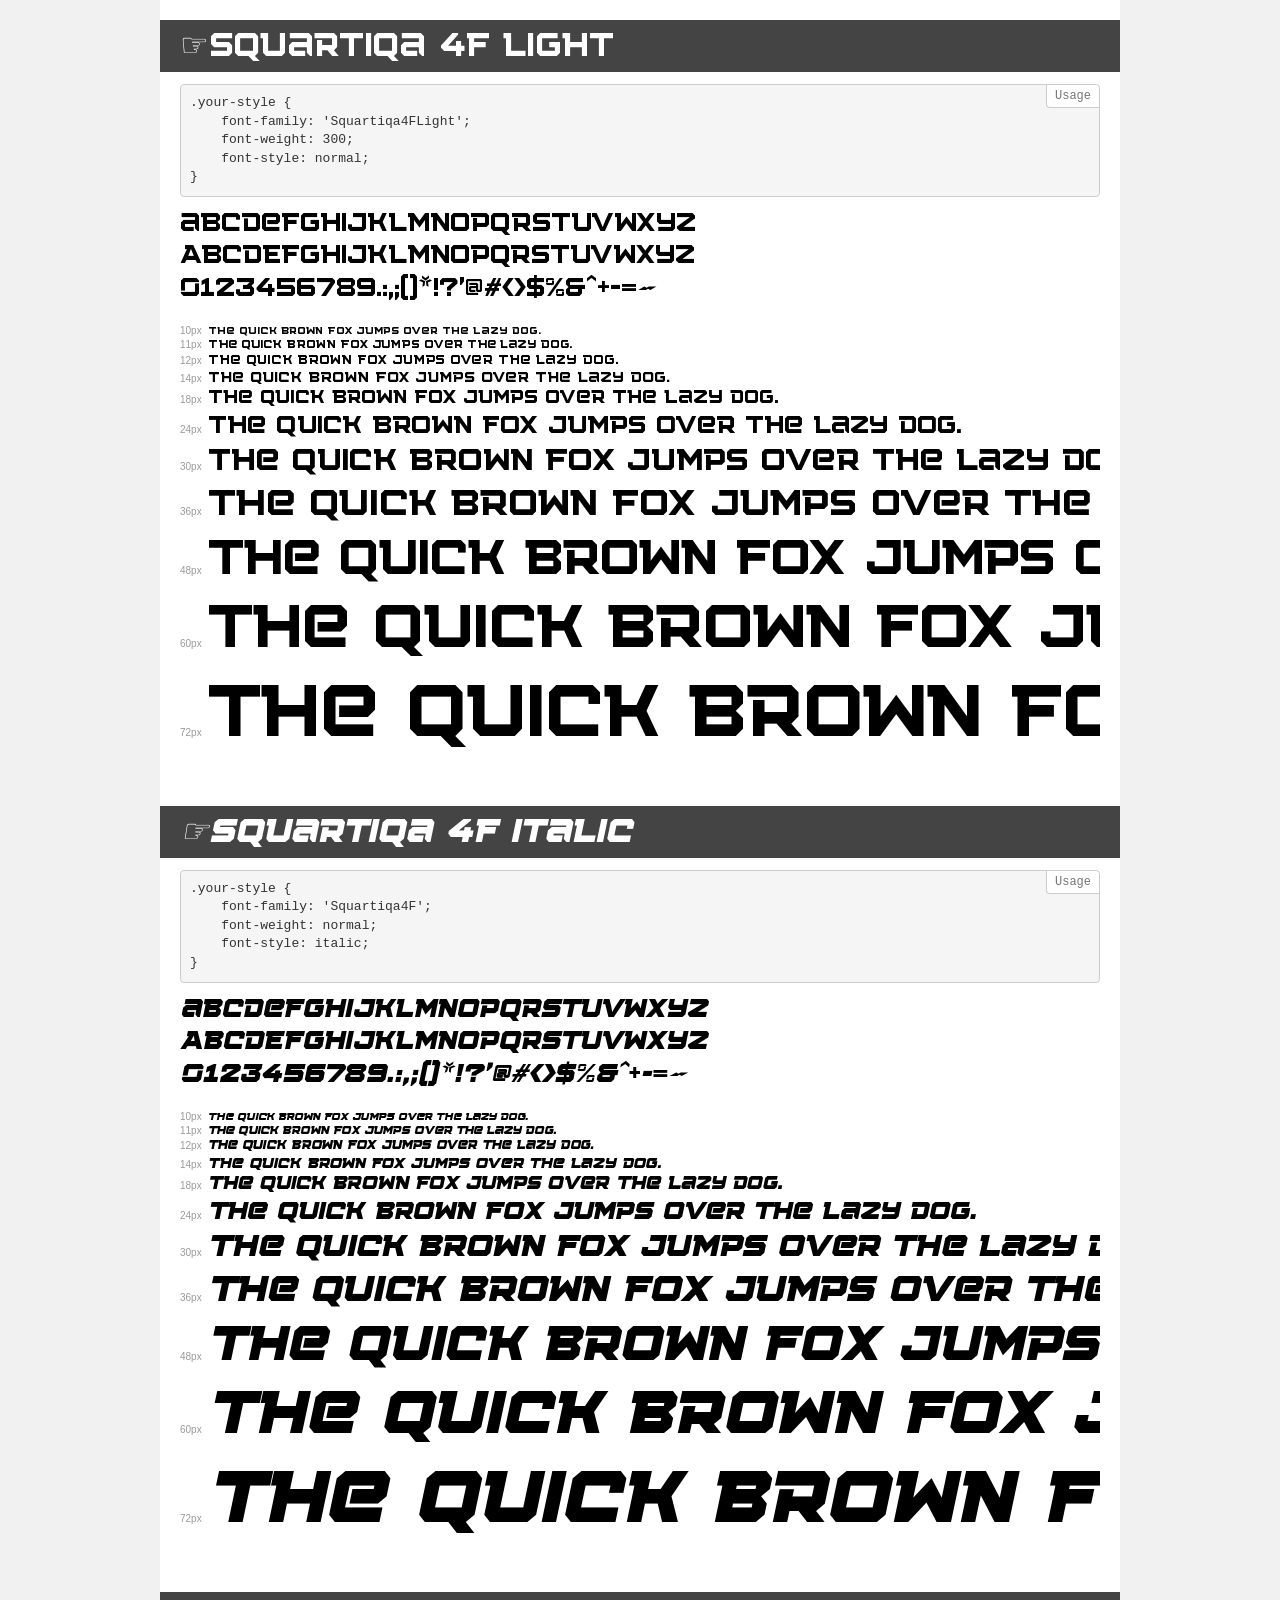
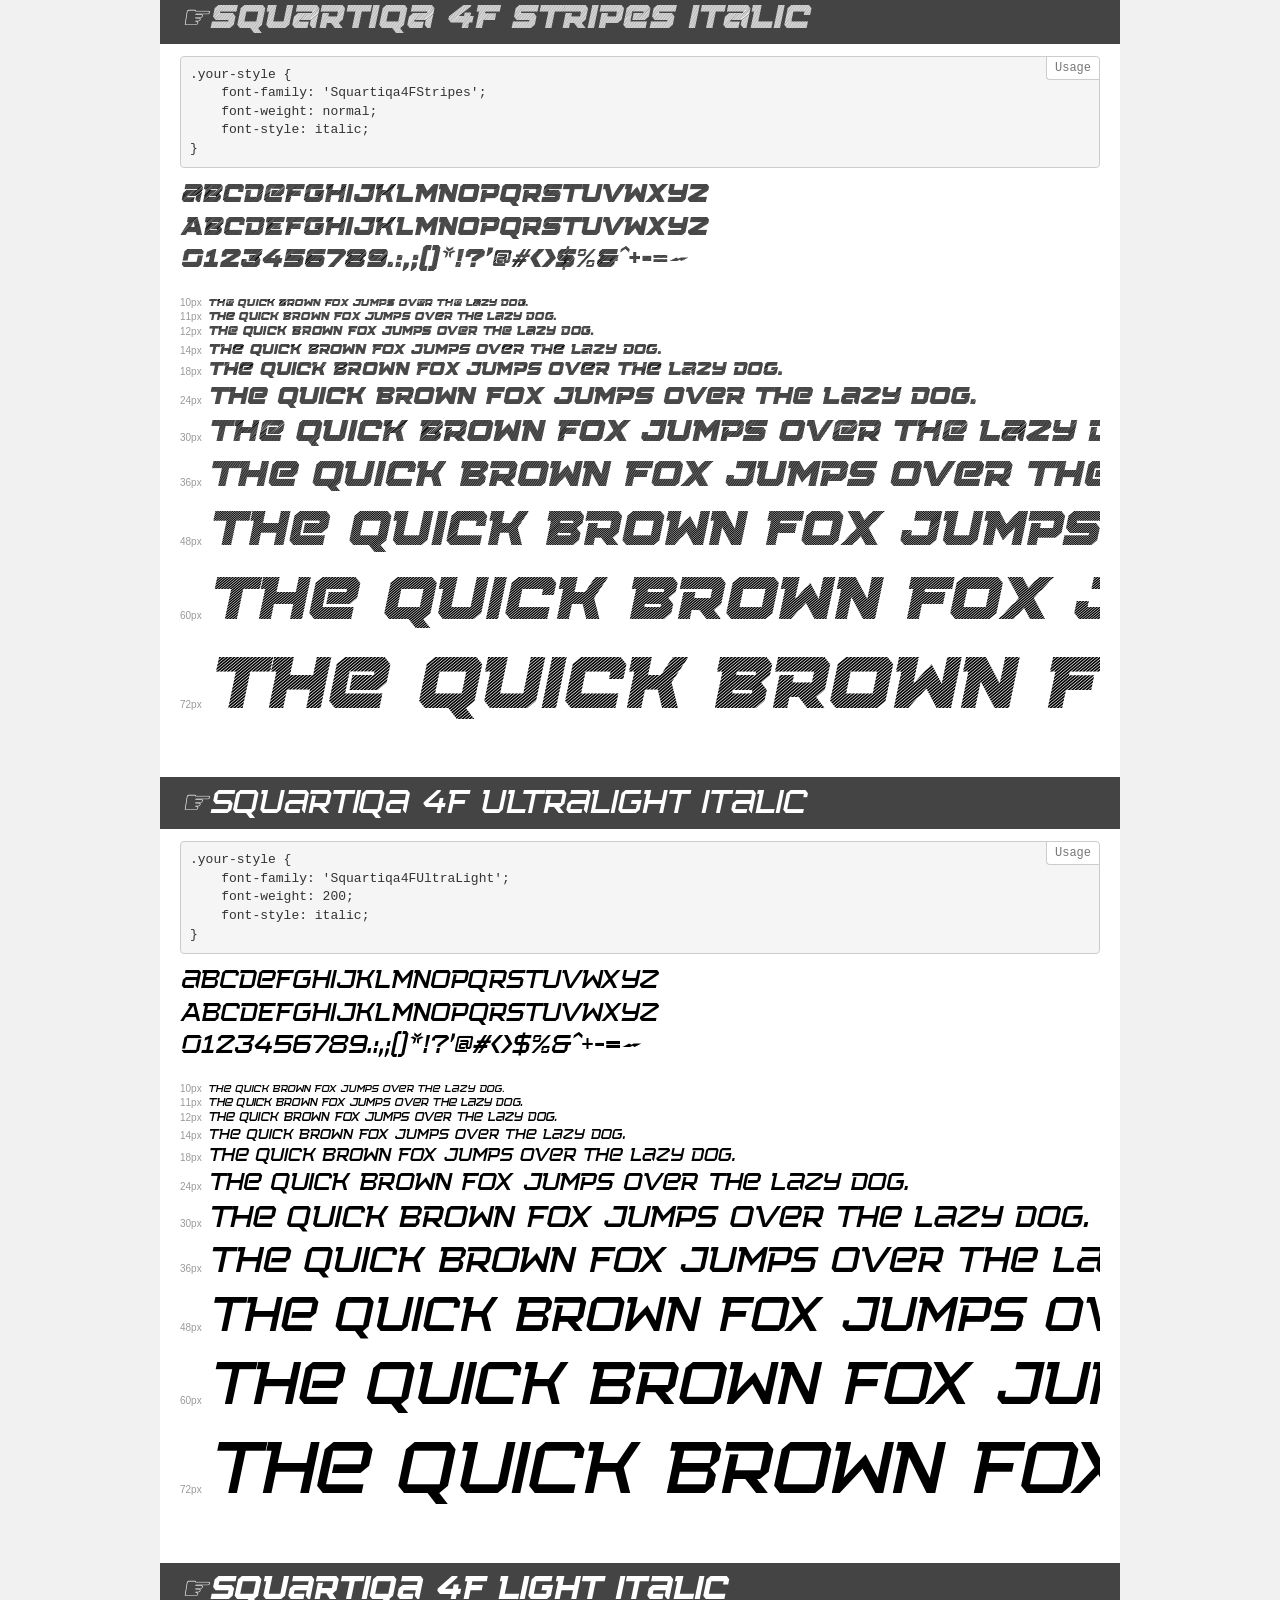
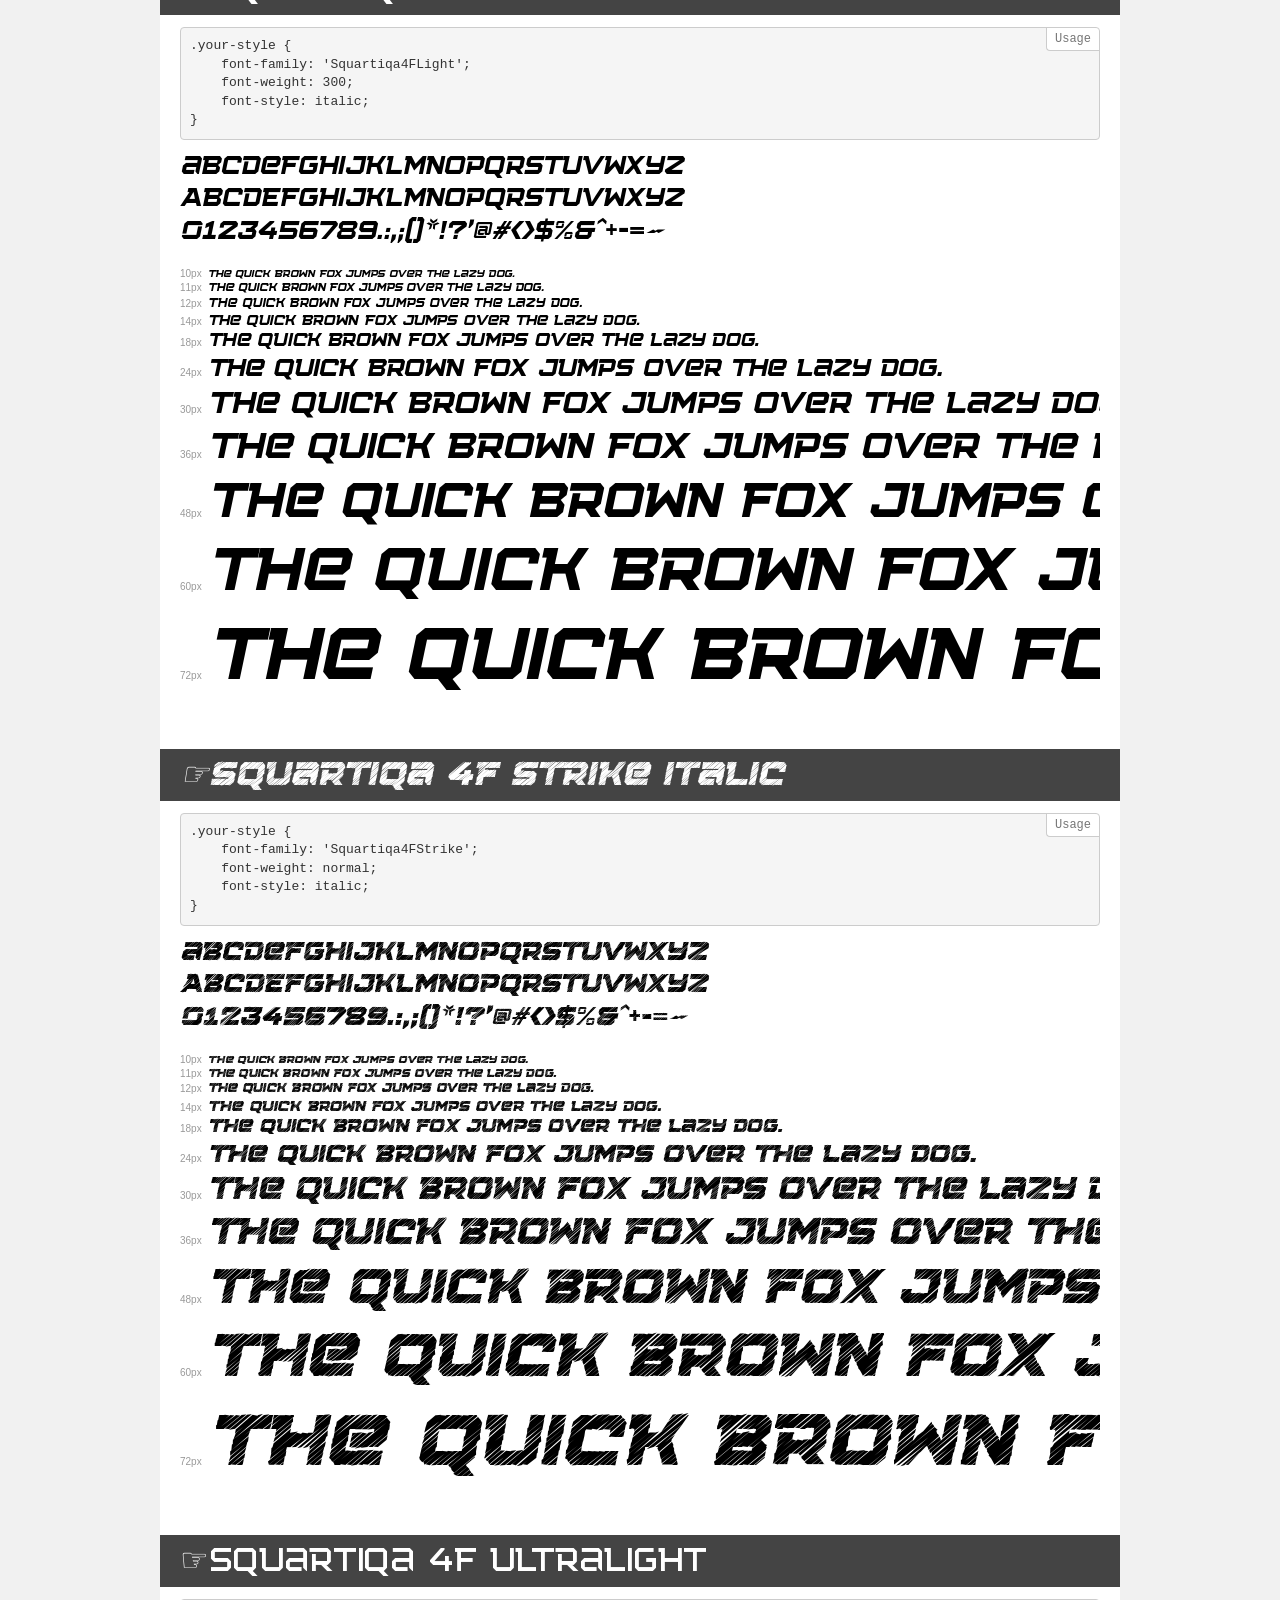
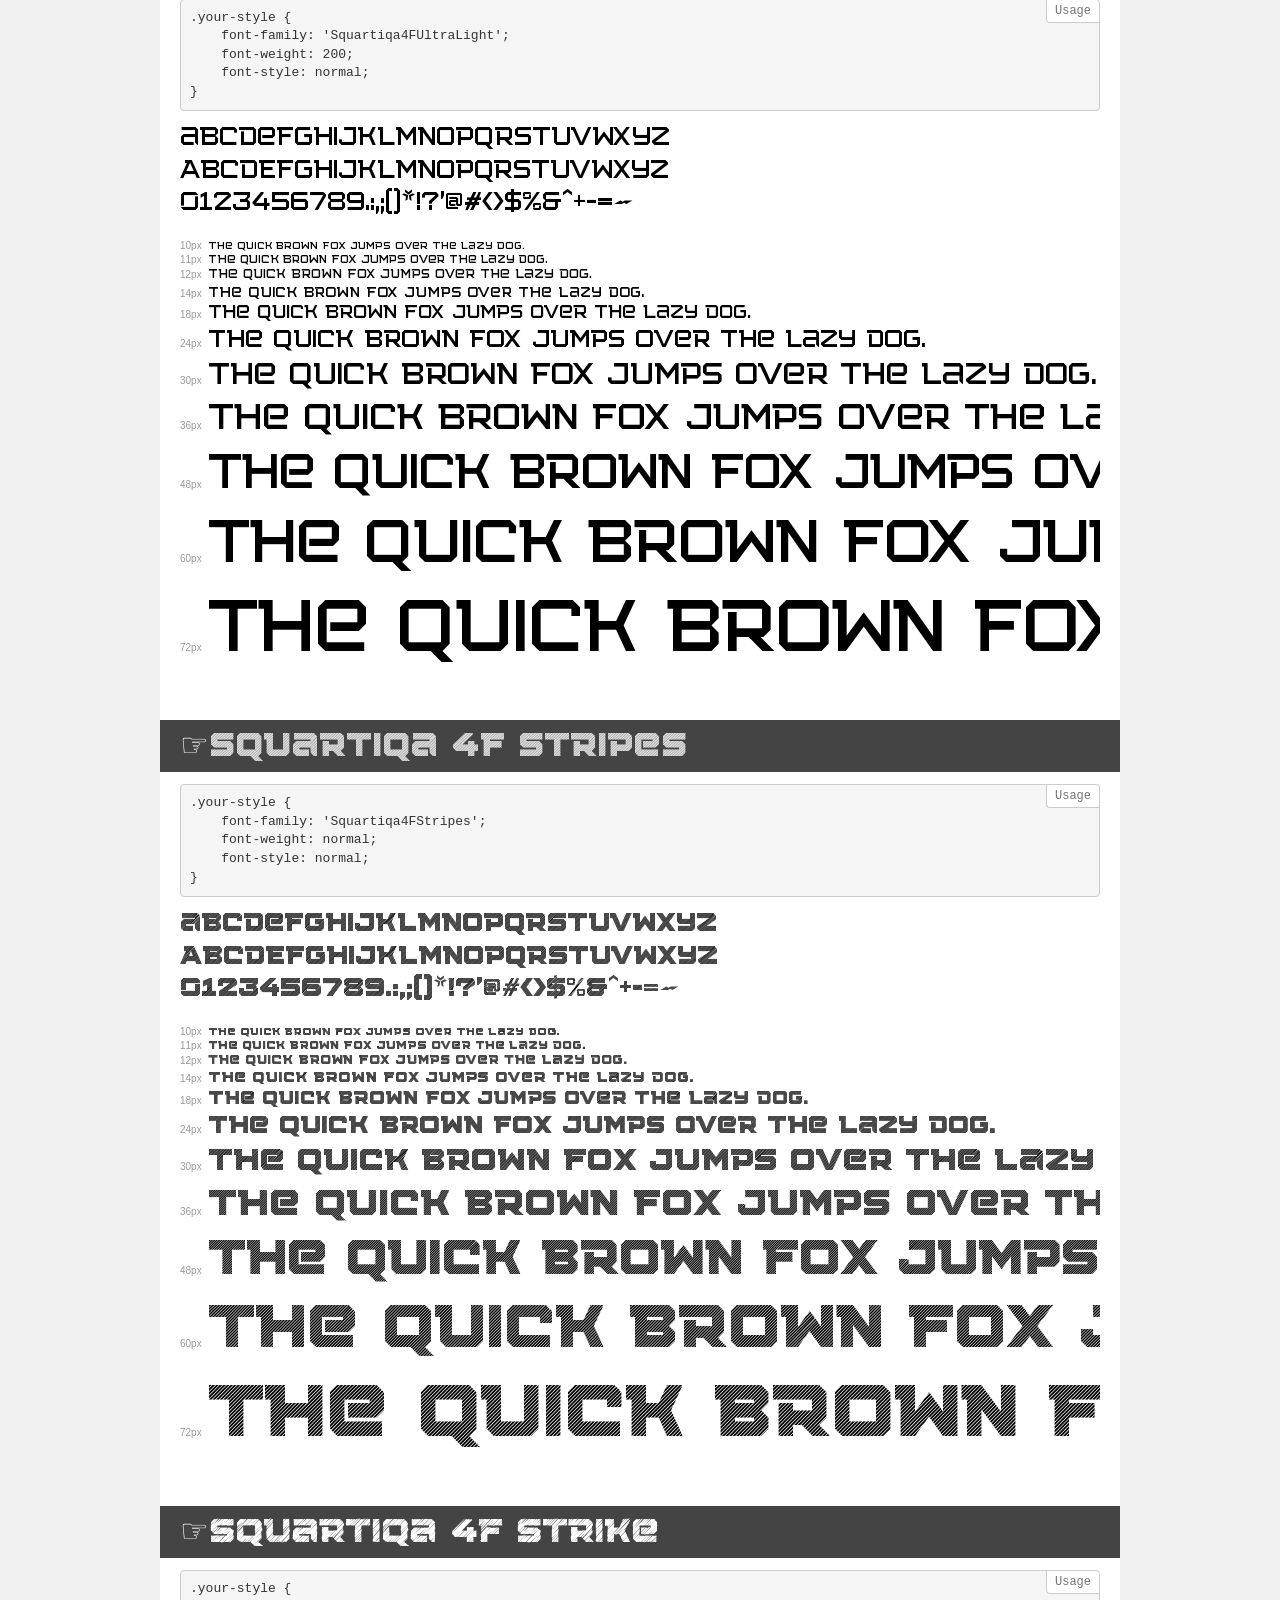
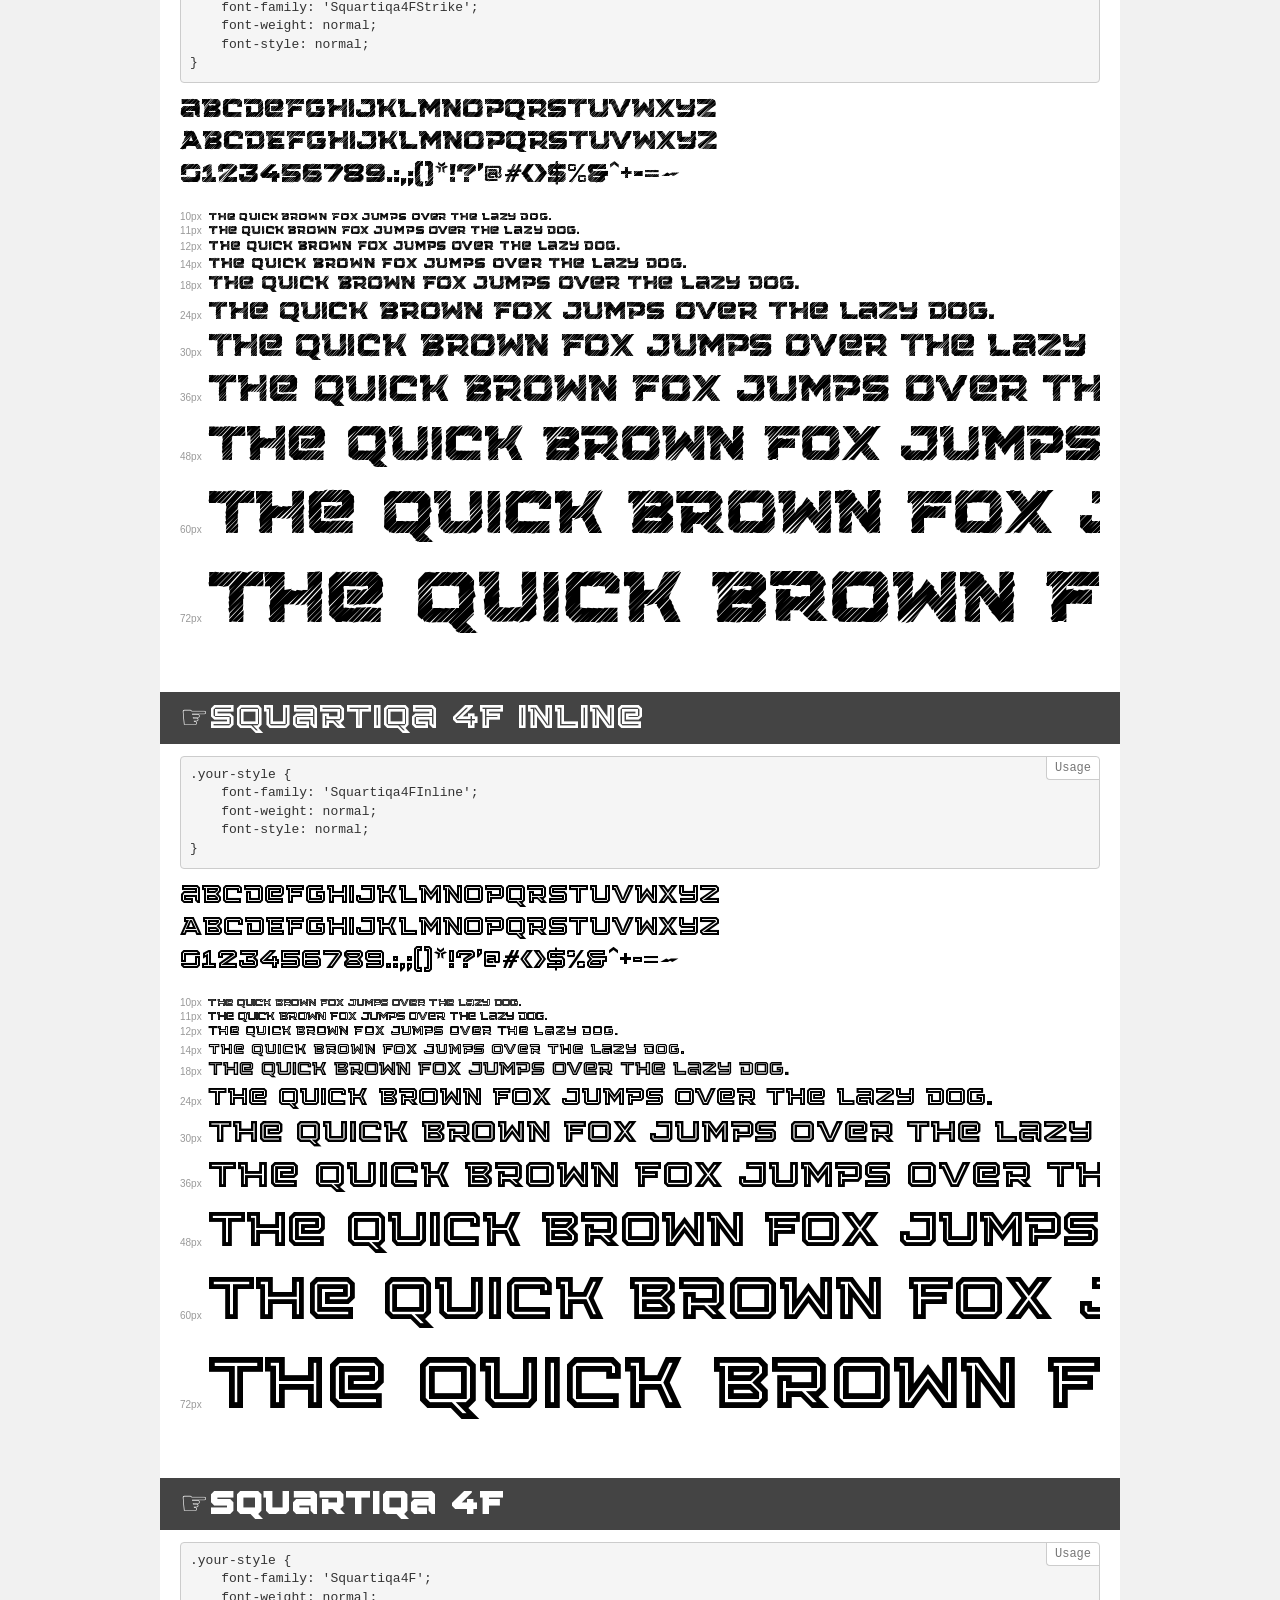
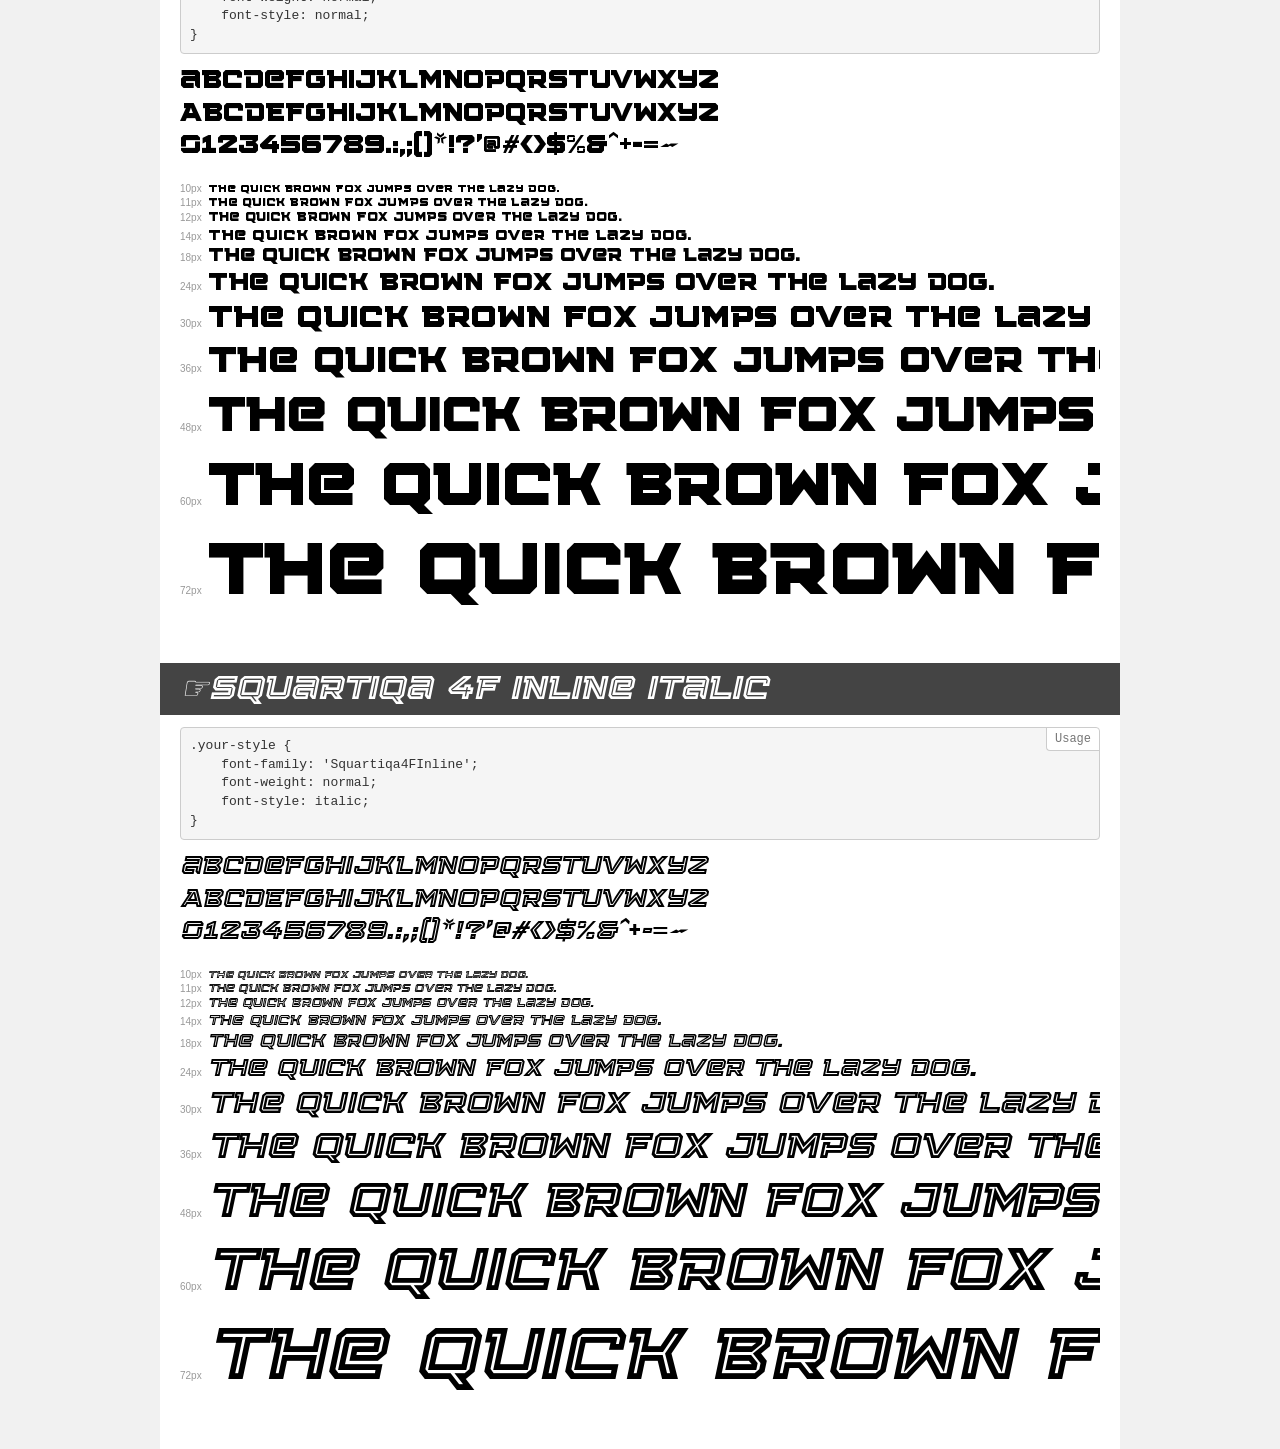
<file: public/font/demo.html>
<!DOCTYPE html>
<html>
<head>
    <meta charset="utf-8">
    <meta http-equiv="X-UA-Compatible" content="IE=edge">
    <meta name="viewport" content="width=device-width, initial-scale=1">
    <meta name="robots" content="noindex, noarchive">
    <meta name="format-detection" content="telephone=no">
    <title>Transfonter demo</title>
    <link href="stylesheet.css" rel="stylesheet">
    <style>
        /*
        http://meyerweb.com/eric/tools/css/reset/
        v2.0 | 20110126
        License: none (public domain)
        */
        html, body, div, span, applet, object, iframe,
        h1, h2, h3, h4, h5, h6, p, blockquote, pre,
        a, abbr, acronym, address, big, cite, code,
        del, dfn, em, img, ins, kbd, q, s, samp,
        small, strike, strong, sub, sup, tt, var,
        b, u, i, center,
        dl, dt, dd, ol, ul, li,
        fieldset, form, label, legend,
        table, caption, tbody, tfoot, thead, tr, th, td,
        article, aside, canvas, details, embed,
        figure, figcaption, footer, header, hgroup,
        menu, nav, output, ruby, section, summary,
        time, mark, audio, video {
            margin: 0;
            padding: 0;
            border: 0;
            font-size: 100%;
            font: inherit;
            vertical-align: baseline;
        }
        /* HTML5 display-role reset for older browsers */
        article, aside, details, figcaption, figure,
        footer, header, hgroup, menu, nav, section {
            display: block;
        }
        body {
            line-height: 1;
        }
        ol, ul {
            list-style: none;
        }
        blockquote, q {
            quotes: none;
        }
        blockquote:before, blockquote:after,
        q:before, q:after {
            content: '';
            content: none;
        }
        table {
            border-collapse: collapse;
            border-spacing: 0;
        }
        /* common styles */
        body {
            background: #f1f1f1;
            color: #000;
        }
        .page {
            background: #fff;
            width: 920px;
            margin: 0 auto;
            padding: 20px 20px 0 20px;
            overflow: hidden;
        }
        .font-container {
            overflow-x: auto;
            overflow-y: hidden;
            margin-bottom: 40px;
            line-height: 1.3;
            white-space: nowrap;
            padding-bottom: 5px;
        }
        h1 {
            position: relative;
            background: #444;
            font-size: 32px;
            color: #fff;
            padding: 10px 20px;
            margin: 0 -20px 12px -20px;
        }
        .letters {
            font-size: 25px;
            margin-bottom: 20px;
        }
        .s10:before {
            content: '10px';
        }
        .s11:before {
            content: '11px';
        }
        .s12:before {
            content: '12px';
        }
        .s14:before {
            content: '14px';
        }
        .s18:before {
            content: '18px';
        }
        .s24:before {
            content: '24px';
        }
        .s30:before {
            content: '30px';
        }
        .s36:before {
            content: '36px';
        }
        .s48:before {
            content: '48px';
        }
        .s60:before {
            content: '60px';
        }
        .s72:before {
            content: '72px';
        }
        .s10:before, .s11:before, .s12:before, .s14:before,
        .s18:before, .s24:before, .s30:before, .s36:before,
        .s48:before, .s60:before, .s72:before {
            font-family: Arial, sans-serif;
            font-size: 10px;
            font-weight: normal;
            font-style: normal;
            color: #999;
            padding-right: 6px;
        }
        pre {
            display: block;
            position: relative;
            padding: 9px;
            margin: 0 0 10px;
            font-family: Monaco, Menlo, Consolas, "Courier New", monospace !important;
            font-size: 13px;
            line-height: 1.428571429;
            color: #333;
            font-weight: normal !important;
            font-style: normal !important;
            background-color: #f5f5f5;
            border: 1px solid #ccc;
            overflow-x: auto;
            border-radius: 4px;
        }
        pre:after {
            display: block;
            position: absolute;
            right: 0;
            top: 0;
            content: 'Usage';
            line-height: 1;
            padding: 5px 8px;
            font-size: 12px;
            color: #767676;
            background-color: #fff;
            border: 1px solid #ccc;
            border-right: none;
            border-top: none;
            border-radius: 0 4px 0 4px;
            z-index: 10;
        }
        /* responsive */
        @media (max-width: 959px) {
            .page {
                width: auto;
                margin: 0;
            }
        }
    </style>
</head>
<body>
<div class="page">
    <div class="demo" style="font-family: 'Squartiqa4FLight'; font-weight: 300; font-style: normal;">
        <h1>☞Squartiqa 4F Light</h1>
        <pre>.your-style {
    font-family: 'Squartiqa4FLight';
    font-weight: 300;
    font-style: normal;
}</pre>
        <div class="font-container">
            <p class="letters">
                abcdefghijklmnopqrstuvwxyz<br>
ABCDEFGHIJKLMNOPQRSTUVWXYZ<br>
                0123456789.:,;()*!?'@#<>$%&^+-=~
            </p>
            <p class="s10" style="font-size: 10px;">The quick brown fox jumps over the lazy dog.</p>
            <p class="s11" style="font-size: 11px;">The quick brown fox jumps over the lazy dog.</p>
            <p class="s12" style="font-size: 12px;">The quick brown fox jumps over the lazy dog.</p>
            <p class="s14" style="font-size: 14px;">The quick brown fox jumps over the lazy dog.</p>
            <p class="s18" style="font-size: 18px;">The quick brown fox jumps over the lazy dog.</p>
            <p class="s24" style="font-size: 24px;">The quick brown fox jumps over the lazy dog.</p>
            <p class="s30" style="font-size: 30px;">The quick brown fox jumps over the lazy dog.</p>
            <p class="s36" style="font-size: 36px;">The quick brown fox jumps over the lazy dog.</p>
            <p class="s48" style="font-size: 48px;">The quick brown fox jumps over the lazy dog.</p>
            <p class="s60" style="font-size: 60px;">The quick brown fox jumps over the lazy dog.</p>
            <p class="s72" style="font-size: 72px;">The quick brown fox jumps over the lazy dog.</p>
        </div>
    </div>
    <div class="demo" style="font-family: 'Squartiqa4F'; font-weight: normal; font-style: italic;">
        <h1>☞Squartiqa 4F Italic</h1>
        <pre>.your-style {
    font-family: 'Squartiqa4F';
    font-weight: normal;
    font-style: italic;
}</pre>
        <div class="font-container">
            <p class="letters">
                abcdefghijklmnopqrstuvwxyz<br>
ABCDEFGHIJKLMNOPQRSTUVWXYZ<br>
                0123456789.:,;()*!?'@#<>$%&^+-=~
            </p>
            <p class="s10" style="font-size: 10px;">The quick brown fox jumps over the lazy dog.</p>
            <p class="s11" style="font-size: 11px;">The quick brown fox jumps over the lazy dog.</p>
            <p class="s12" style="font-size: 12px;">The quick brown fox jumps over the lazy dog.</p>
            <p class="s14" style="font-size: 14px;">The quick brown fox jumps over the lazy dog.</p>
            <p class="s18" style="font-size: 18px;">The quick brown fox jumps over the lazy dog.</p>
            <p class="s24" style="font-size: 24px;">The quick brown fox jumps over the lazy dog.</p>
            <p class="s30" style="font-size: 30px;">The quick brown fox jumps over the lazy dog.</p>
            <p class="s36" style="font-size: 36px;">The quick brown fox jumps over the lazy dog.</p>
            <p class="s48" style="font-size: 48px;">The quick brown fox jumps over the lazy dog.</p>
            <p class="s60" style="font-size: 60px;">The quick brown fox jumps over the lazy dog.</p>
            <p class="s72" style="font-size: 72px;">The quick brown fox jumps over the lazy dog.</p>
        </div>
    </div>
    <div class="demo" style="font-family: 'Squartiqa4FStripes'; font-weight: normal; font-style: italic;">
        <h1>☞Squartiqa 4F Stripes Italic</h1>
        <pre>.your-style {
    font-family: 'Squartiqa4FStripes';
    font-weight: normal;
    font-style: italic;
}</pre>
        <div class="font-container">
            <p class="letters">
                abcdefghijklmnopqrstuvwxyz<br>
ABCDEFGHIJKLMNOPQRSTUVWXYZ<br>
                0123456789.:,;()*!?'@#<>$%&^+-=~
            </p>
            <p class="s10" style="font-size: 10px;">The quick brown fox jumps over the lazy dog.</p>
            <p class="s11" style="font-size: 11px;">The quick brown fox jumps over the lazy dog.</p>
            <p class="s12" style="font-size: 12px;">The quick brown fox jumps over the lazy dog.</p>
            <p class="s14" style="font-size: 14px;">The quick brown fox jumps over the lazy dog.</p>
            <p class="s18" style="font-size: 18px;">The quick brown fox jumps over the lazy dog.</p>
            <p class="s24" style="font-size: 24px;">The quick brown fox jumps over the lazy dog.</p>
            <p class="s30" style="font-size: 30px;">The quick brown fox jumps over the lazy dog.</p>
            <p class="s36" style="font-size: 36px;">The quick brown fox jumps over the lazy dog.</p>
            <p class="s48" style="font-size: 48px;">The quick brown fox jumps over the lazy dog.</p>
            <p class="s60" style="font-size: 60px;">The quick brown fox jumps over the lazy dog.</p>
            <p class="s72" style="font-size: 72px;">The quick brown fox jumps over the lazy dog.</p>
        </div>
    </div>
    <div class="demo" style="font-family: 'Squartiqa4FUltraLight'; font-weight: 200; font-style: italic;">
        <h1>☞Squartiqa 4F UltraLight Italic</h1>
        <pre>.your-style {
    font-family: 'Squartiqa4FUltraLight';
    font-weight: 200;
    font-style: italic;
}</pre>
        <div class="font-container">
            <p class="letters">
                abcdefghijklmnopqrstuvwxyz<br>
ABCDEFGHIJKLMNOPQRSTUVWXYZ<br>
                0123456789.:,;()*!?'@#<>$%&^+-=~
            </p>
            <p class="s10" style="font-size: 10px;">The quick brown fox jumps over the lazy dog.</p>
            <p class="s11" style="font-size: 11px;">The quick brown fox jumps over the lazy dog.</p>
            <p class="s12" style="font-size: 12px;">The quick brown fox jumps over the lazy dog.</p>
            <p class="s14" style="font-size: 14px;">The quick brown fox jumps over the lazy dog.</p>
            <p class="s18" style="font-size: 18px;">The quick brown fox jumps over the lazy dog.</p>
            <p class="s24" style="font-size: 24px;">The quick brown fox jumps over the lazy dog.</p>
            <p class="s30" style="font-size: 30px;">The quick brown fox jumps over the lazy dog.</p>
            <p class="s36" style="font-size: 36px;">The quick brown fox jumps over the lazy dog.</p>
            <p class="s48" style="font-size: 48px;">The quick brown fox jumps over the lazy dog.</p>
            <p class="s60" style="font-size: 60px;">The quick brown fox jumps over the lazy dog.</p>
            <p class="s72" style="font-size: 72px;">The quick brown fox jumps over the lazy dog.</p>
        </div>
    </div>
    <div class="demo" style="font-family: 'Squartiqa4FLight'; font-weight: 300; font-style: italic;">
        <h1>☞Squartiqa 4F Light Italic</h1>
        <pre>.your-style {
    font-family: 'Squartiqa4FLight';
    font-weight: 300;
    font-style: italic;
}</pre>
        <div class="font-container">
            <p class="letters">
                abcdefghijklmnopqrstuvwxyz<br>
ABCDEFGHIJKLMNOPQRSTUVWXYZ<br>
                0123456789.:,;()*!?'@#<>$%&^+-=~
            </p>
            <p class="s10" style="font-size: 10px;">The quick brown fox jumps over the lazy dog.</p>
            <p class="s11" style="font-size: 11px;">The quick brown fox jumps over the lazy dog.</p>
            <p class="s12" style="font-size: 12px;">The quick brown fox jumps over the lazy dog.</p>
            <p class="s14" style="font-size: 14px;">The quick brown fox jumps over the lazy dog.</p>
            <p class="s18" style="font-size: 18px;">The quick brown fox jumps over the lazy dog.</p>
            <p class="s24" style="font-size: 24px;">The quick brown fox jumps over the lazy dog.</p>
            <p class="s30" style="font-size: 30px;">The quick brown fox jumps over the lazy dog.</p>
            <p class="s36" style="font-size: 36px;">The quick brown fox jumps over the lazy dog.</p>
            <p class="s48" style="font-size: 48px;">The quick brown fox jumps over the lazy dog.</p>
            <p class="s60" style="font-size: 60px;">The quick brown fox jumps over the lazy dog.</p>
            <p class="s72" style="font-size: 72px;">The quick brown fox jumps over the lazy dog.</p>
        </div>
    </div>
    <div class="demo" style="font-family: 'Squartiqa4FStrike'; font-weight: normal; font-style: italic;">
        <h1>☞Squartiqa 4F Strike Italic</h1>
        <pre>.your-style {
    font-family: 'Squartiqa4FStrike';
    font-weight: normal;
    font-style: italic;
}</pre>
        <div class="font-container">
            <p class="letters">
                abcdefghijklmnopqrstuvwxyz<br>
ABCDEFGHIJKLMNOPQRSTUVWXYZ<br>
                0123456789.:,;()*!?'@#<>$%&^+-=~
            </p>
            <p class="s10" style="font-size: 10px;">The quick brown fox jumps over the lazy dog.</p>
            <p class="s11" style="font-size: 11px;">The quick brown fox jumps over the lazy dog.</p>
            <p class="s12" style="font-size: 12px;">The quick brown fox jumps over the lazy dog.</p>
            <p class="s14" style="font-size: 14px;">The quick brown fox jumps over the lazy dog.</p>
            <p class="s18" style="font-size: 18px;">The quick brown fox jumps over the lazy dog.</p>
            <p class="s24" style="font-size: 24px;">The quick brown fox jumps over the lazy dog.</p>
            <p class="s30" style="font-size: 30px;">The quick brown fox jumps over the lazy dog.</p>
            <p class="s36" style="font-size: 36px;">The quick brown fox jumps over the lazy dog.</p>
            <p class="s48" style="font-size: 48px;">The quick brown fox jumps over the lazy dog.</p>
            <p class="s60" style="font-size: 60px;">The quick brown fox jumps over the lazy dog.</p>
            <p class="s72" style="font-size: 72px;">The quick brown fox jumps over the lazy dog.</p>
        </div>
    </div>
    <div class="demo" style="font-family: 'Squartiqa4FUltraLight'; font-weight: 200; font-style: normal;">
        <h1>☞Squartiqa 4F UltraLight</h1>
        <pre>.your-style {
    font-family: 'Squartiqa4FUltraLight';
    font-weight: 200;
    font-style: normal;
}</pre>
        <div class="font-container">
            <p class="letters">
                abcdefghijklmnopqrstuvwxyz<br>
ABCDEFGHIJKLMNOPQRSTUVWXYZ<br>
                0123456789.:,;()*!?'@#<>$%&^+-=~
            </p>
            <p class="s10" style="font-size: 10px;">The quick brown fox jumps over the lazy dog.</p>
            <p class="s11" style="font-size: 11px;">The quick brown fox jumps over the lazy dog.</p>
            <p class="s12" style="font-size: 12px;">The quick brown fox jumps over the lazy dog.</p>
            <p class="s14" style="font-size: 14px;">The quick brown fox jumps over the lazy dog.</p>
            <p class="s18" style="font-size: 18px;">The quick brown fox jumps over the lazy dog.</p>
            <p class="s24" style="font-size: 24px;">The quick brown fox jumps over the lazy dog.</p>
            <p class="s30" style="font-size: 30px;">The quick brown fox jumps over the lazy dog.</p>
            <p class="s36" style="font-size: 36px;">The quick brown fox jumps over the lazy dog.</p>
            <p class="s48" style="font-size: 48px;">The quick brown fox jumps over the lazy dog.</p>
            <p class="s60" style="font-size: 60px;">The quick brown fox jumps over the lazy dog.</p>
            <p class="s72" style="font-size: 72px;">The quick brown fox jumps over the lazy dog.</p>
        </div>
    </div>
    <div class="demo" style="font-family: 'Squartiqa4FStripes'; font-weight: normal; font-style: normal;">
        <h1>☞Squartiqa 4F Stripes</h1>
        <pre>.your-style {
    font-family: 'Squartiqa4FStripes';
    font-weight: normal;
    font-style: normal;
}</pre>
        <div class="font-container">
            <p class="letters">
                abcdefghijklmnopqrstuvwxyz<br>
ABCDEFGHIJKLMNOPQRSTUVWXYZ<br>
                0123456789.:,;()*!?'@#<>$%&^+-=~
            </p>
            <p class="s10" style="font-size: 10px;">The quick brown fox jumps over the lazy dog.</p>
            <p class="s11" style="font-size: 11px;">The quick brown fox jumps over the lazy dog.</p>
            <p class="s12" style="font-size: 12px;">The quick brown fox jumps over the lazy dog.</p>
            <p class="s14" style="font-size: 14px;">The quick brown fox jumps over the lazy dog.</p>
            <p class="s18" style="font-size: 18px;">The quick brown fox jumps over the lazy dog.</p>
            <p class="s24" style="font-size: 24px;">The quick brown fox jumps over the lazy dog.</p>
            <p class="s30" style="font-size: 30px;">The quick brown fox jumps over the lazy dog.</p>
            <p class="s36" style="font-size: 36px;">The quick brown fox jumps over the lazy dog.</p>
            <p class="s48" style="font-size: 48px;">The quick brown fox jumps over the lazy dog.</p>
            <p class="s60" style="font-size: 60px;">The quick brown fox jumps over the lazy dog.</p>
            <p class="s72" style="font-size: 72px;">The quick brown fox jumps over the lazy dog.</p>
        </div>
    </div>
    <div class="demo" style="font-family: 'Squartiqa4FStrike'; font-weight: normal; font-style: normal;">
        <h1>☞Squartiqa 4F Strike</h1>
        <pre>.your-style {
    font-family: 'Squartiqa4FStrike';
    font-weight: normal;
    font-style: normal;
}</pre>
        <div class="font-container">
            <p class="letters">
                abcdefghijklmnopqrstuvwxyz<br>
ABCDEFGHIJKLMNOPQRSTUVWXYZ<br>
                0123456789.:,;()*!?'@#<>$%&^+-=~
            </p>
            <p class="s10" style="font-size: 10px;">The quick brown fox jumps over the lazy dog.</p>
            <p class="s11" style="font-size: 11px;">The quick brown fox jumps over the lazy dog.</p>
            <p class="s12" style="font-size: 12px;">The quick brown fox jumps over the lazy dog.</p>
            <p class="s14" style="font-size: 14px;">The quick brown fox jumps over the lazy dog.</p>
            <p class="s18" style="font-size: 18px;">The quick brown fox jumps over the lazy dog.</p>
            <p class="s24" style="font-size: 24px;">The quick brown fox jumps over the lazy dog.</p>
            <p class="s30" style="font-size: 30px;">The quick brown fox jumps over the lazy dog.</p>
            <p class="s36" style="font-size: 36px;">The quick brown fox jumps over the lazy dog.</p>
            <p class="s48" style="font-size: 48px;">The quick brown fox jumps over the lazy dog.</p>
            <p class="s60" style="font-size: 60px;">The quick brown fox jumps over the lazy dog.</p>
            <p class="s72" style="font-size: 72px;">The quick brown fox jumps over the lazy dog.</p>
        </div>
    </div>
    <div class="demo" style="font-family: 'Squartiqa4FInline'; font-weight: normal; font-style: normal;">
        <h1>☞Squartiqa 4F Inline</h1>
        <pre>.your-style {
    font-family: 'Squartiqa4FInline';
    font-weight: normal;
    font-style: normal;
}</pre>
        <div class="font-container">
            <p class="letters">
                abcdefghijklmnopqrstuvwxyz<br>
ABCDEFGHIJKLMNOPQRSTUVWXYZ<br>
                0123456789.:,;()*!?'@#<>$%&^+-=~
            </p>
            <p class="s10" style="font-size: 10px;">The quick brown fox jumps over the lazy dog.</p>
            <p class="s11" style="font-size: 11px;">The quick brown fox jumps over the lazy dog.</p>
            <p class="s12" style="font-size: 12px;">The quick brown fox jumps over the lazy dog.</p>
            <p class="s14" style="font-size: 14px;">The quick brown fox jumps over the lazy dog.</p>
            <p class="s18" style="font-size: 18px;">The quick brown fox jumps over the lazy dog.</p>
            <p class="s24" style="font-size: 24px;">The quick brown fox jumps over the lazy dog.</p>
            <p class="s30" style="font-size: 30px;">The quick brown fox jumps over the lazy dog.</p>
            <p class="s36" style="font-size: 36px;">The quick brown fox jumps over the lazy dog.</p>
            <p class="s48" style="font-size: 48px;">The quick brown fox jumps over the lazy dog.</p>
            <p class="s60" style="font-size: 60px;">The quick brown fox jumps over the lazy dog.</p>
            <p class="s72" style="font-size: 72px;">The quick brown fox jumps over the lazy dog.</p>
        </div>
    </div>
    <div class="demo" style="font-family: 'Squartiqa4F'; font-weight: normal; font-style: normal;">
        <h1>☞Squartiqa 4F</h1>
        <pre>.your-style {
    font-family: 'Squartiqa4F';
    font-weight: normal;
    font-style: normal;
}</pre>
        <div class="font-container">
            <p class="letters">
                abcdefghijklmnopqrstuvwxyz<br>
ABCDEFGHIJKLMNOPQRSTUVWXYZ<br>
                0123456789.:,;()*!?'@#<>$%&^+-=~
            </p>
            <p class="s10" style="font-size: 10px;">The quick brown fox jumps over the lazy dog.</p>
            <p class="s11" style="font-size: 11px;">The quick brown fox jumps over the lazy dog.</p>
            <p class="s12" style="font-size: 12px;">The quick brown fox jumps over the lazy dog.</p>
            <p class="s14" style="font-size: 14px;">The quick brown fox jumps over the lazy dog.</p>
            <p class="s18" style="font-size: 18px;">The quick brown fox jumps over the lazy dog.</p>
            <p class="s24" style="font-size: 24px;">The quick brown fox jumps over the lazy dog.</p>
            <p class="s30" style="font-size: 30px;">The quick brown fox jumps over the lazy dog.</p>
            <p class="s36" style="font-size: 36px;">The quick brown fox jumps over the lazy dog.</p>
            <p class="s48" style="font-size: 48px;">The quick brown fox jumps over the lazy dog.</p>
            <p class="s60" style="font-size: 60px;">The quick brown fox jumps over the lazy dog.</p>
            <p class="s72" style="font-size: 72px;">The quick brown fox jumps over the lazy dog.</p>
        </div>
    </div>
    <div class="demo" style="font-family: 'Squartiqa4FInline'; font-weight: normal; font-style: italic;">
        <h1>☞Squartiqa 4F Inline Italic</h1>
        <pre>.your-style {
    font-family: 'Squartiqa4FInline';
    font-weight: normal;
    font-style: italic;
}</pre>
        <div class="font-container">
            <p class="letters">
                abcdefghijklmnopqrstuvwxyz<br>
ABCDEFGHIJKLMNOPQRSTUVWXYZ<br>
                0123456789.:,;()*!?'@#<>$%&^+-=~
            </p>
            <p class="s10" style="font-size: 10px;">The quick brown fox jumps over the lazy dog.</p>
            <p class="s11" style="font-size: 11px;">The quick brown fox jumps over the lazy dog.</p>
            <p class="s12" style="font-size: 12px;">The quick brown fox jumps over the lazy dog.</p>
            <p class="s14" style="font-size: 14px;">The quick brown fox jumps over the lazy dog.</p>
            <p class="s18" style="font-size: 18px;">The quick brown fox jumps over the lazy dog.</p>
            <p class="s24" style="font-size: 24px;">The quick brown fox jumps over the lazy dog.</p>
            <p class="s30" style="font-size: 30px;">The quick brown fox jumps over the lazy dog.</p>
            <p class="s36" style="font-size: 36px;">The quick brown fox jumps over the lazy dog.</p>
            <p class="s48" style="font-size: 48px;">The quick brown fox jumps over the lazy dog.</p>
            <p class="s60" style="font-size: 60px;">The quick brown fox jumps over the lazy dog.</p>
            <p class="s72" style="font-size: 72px;">The quick brown fox jumps over the lazy dog.</p>
        </div>
    </div>
</div>
</body>
</html>
</file>
<file: public/font/stylesheet.css>
@font-face {
    font-family: 'Squartiqa4FLight';
    src: url('Squartiqa4FLight.eot');
    src: local('☞Squartiqa 4F Light'), local('Squartiqa4FLight'),
        url('Squartiqa4FLight.eot?#iefix') format('embedded-opentype'),
        url('Squartiqa4FLight.woff2') format('woff2'),
        url('Squartiqa4FLight.woff') format('woff'),
        url('Squartiqa4FLight.ttf') format('truetype');
    font-weight: 300;
    font-style: normal;
}

@font-face {
    font-family: 'Squartiqa4F';
    src: url('Squartiqa4F-Italic.eot');
    src: local('☞Squartiqa 4F Italic'), local('Squartiqa4F-Italic'),
        url('Squartiqa4F-Italic.eot?#iefix') format('embedded-opentype'),
        url('Squartiqa4F-Italic.woff2') format('woff2'),
        url('Squartiqa4F-Italic.woff') format('woff'),
        url('Squartiqa4F-Italic.ttf') format('truetype');
    font-weight: normal;
    font-style: italic;
}

@font-face {
    font-family: 'Squartiqa4FStripes';
    src: url('Squartiqa4FStripes-Italic.eot');
    src: local('☞Squartiqa 4F Stripes Italic'), local('Squartiqa4FStripes-Italic'),
        url('Squartiqa4FStripes-Italic.eot?#iefix') format('embedded-opentype'),
        url('Squartiqa4FStripes-Italic.woff2') format('woff2'),
        url('Squartiqa4FStripes-Italic.woff') format('woff'),
        url('Squartiqa4FStripes-Italic.ttf') format('truetype');
    font-weight: normal;
    font-style: italic;
}

@font-face {
    font-family: 'Squartiqa4FUltraLight';
    src: url('Squartiqa4FUltraLight-Italic.eot');
    src: local('☞Squartiqa 4F UltraLight Italic'), local('Squartiqa4FUltraLight-Italic'),
        url('Squartiqa4FUltraLight-Italic.eot?#iefix') format('embedded-opentype'),
        url('Squartiqa4FUltraLight-Italic.woff2') format('woff2'),
        url('Squartiqa4FUltraLight-Italic.woff') format('woff'),
        url('Squartiqa4FUltraLight-Italic.ttf') format('truetype');
    font-weight: 200;
    font-style: italic;
}

@font-face {
    font-family: 'Squartiqa4FLight';
    src: url('Squartiqa4FLight-Italic.eot');
    src: local('☞Squartiqa 4F Light Italic'), local('Squartiqa4FLight-Italic'),
        url('Squartiqa4FLight-Italic.eot?#iefix') format('embedded-opentype'),
        url('Squartiqa4FLight-Italic.woff2') format('woff2'),
        url('Squartiqa4FLight-Italic.woff') format('woff'),
        url('Squartiqa4FLight-Italic.ttf') format('truetype');
    font-weight: 300;
    font-style: italic;
}

@font-face {
    font-family: 'Squartiqa4FStrike';
    src: url('Squartiqa4FStrike-Italic.eot');
    src: local('☞Squartiqa 4F Strike Italic'), local('Squartiqa4FStrike-Italic'),
        url('Squartiqa4FStrike-Italic.eot?#iefix') format('embedded-opentype'),
        url('Squartiqa4FStrike-Italic.woff2') format('woff2'),
        url('Squartiqa4FStrike-Italic.woff') format('woff'),
        url('Squartiqa4FStrike-Italic.ttf') format('truetype');
    font-weight: normal;
    font-style: italic;
}

@font-face {
    font-family: 'Squartiqa4FUltraLight';
    src: url('Squartiqa4FUltraLight.eot');
    src: local('☞Squartiqa 4F UltraLight'), local('Squartiqa4FUltraLight'),
        url('Squartiqa4FUltraLight.eot?#iefix') format('embedded-opentype'),
        url('Squartiqa4FUltraLight.woff2') format('woff2'),
        url('Squartiqa4FUltraLight.woff') format('woff'),
        url('Squartiqa4FUltraLight.ttf') format('truetype');
    font-weight: 200;
    font-style: normal;
}

@font-face {
    font-family: 'Squartiqa4FStripes';
    src: url('Squartiqa4FStripes.eot');
    src: local('☞Squartiqa 4F Stripes'), local('Squartiqa4FStripes'),
        url('Squartiqa4FStripes.eot?#iefix') format('embedded-opentype'),
        url('Squartiqa4FStripes.woff2') format('woff2'),
        url('Squartiqa4FStripes.woff') format('woff'),
        url('Squartiqa4FStripes.ttf') format('truetype');
    font-weight: normal;
    font-style: normal;
}

@font-face {
    font-family: 'Squartiqa4FStrike';
    src: url('Squartiqa4FStrike.eot');
    src: local('☞Squartiqa 4F Strike'), local('Squartiqa4FStrike'),
        url('Squartiqa4FStrike.eot?#iefix') format('embedded-opentype'),
        url('Squartiqa4FStrike.woff2') format('woff2'),
        url('Squartiqa4FStrike.woff') format('woff'),
        url('Squartiqa4FStrike.ttf') format('truetype');
    font-weight: normal;
    font-style: normal;
}

@font-face {
    font-family: 'Squartiqa4FInline';
    src: url('Squartiqa4FInline.eot');
    src: local('☞Squartiqa 4F Inline'), local('Squartiqa4FInline'),
        url('Squartiqa4FInline.eot?#iefix') format('embedded-opentype'),
        url('Squartiqa4FInline.woff2') format('woff2'),
        url('Squartiqa4FInline.woff') format('woff'),
        url('Squartiqa4FInline.ttf') format('truetype');
    font-weight: normal;
    font-style: normal;
}

@font-face {
    font-family: 'Squartiqa4F';
    src: url('Squartiqa4F.eot');
    src: local('☞Squartiqa 4F'), local('Squartiqa4F'),
        url('Squartiqa4F.eot?#iefix') format('embedded-opentype'),
        url('Squartiqa4F.woff2') format('woff2'),
        url('Squartiqa4F.woff') format('woff'),
        url('Squartiqa4F.ttf') format('truetype');
    font-weight: normal;
    font-style: normal;
}

@font-face {
    font-family: 'Squartiqa4FInline';
    src: url('Squartiqa4FInline-Italic.eot');
    src: local('☞Squartiqa 4F Inline Italic'), local('Squartiqa4FInline-Italic'),
        url('Squartiqa4FInline-Italic.eot?#iefix') format('embedded-opentype'),
        url('Squartiqa4FInline-Italic.woff2') format('woff2'),
        url('Squartiqa4FInline-Italic.woff') format('woff'),
        url('Squartiqa4FInline-Italic.ttf') format('truetype');
    font-weight: normal;
    font-style: italic;
}
</file>
